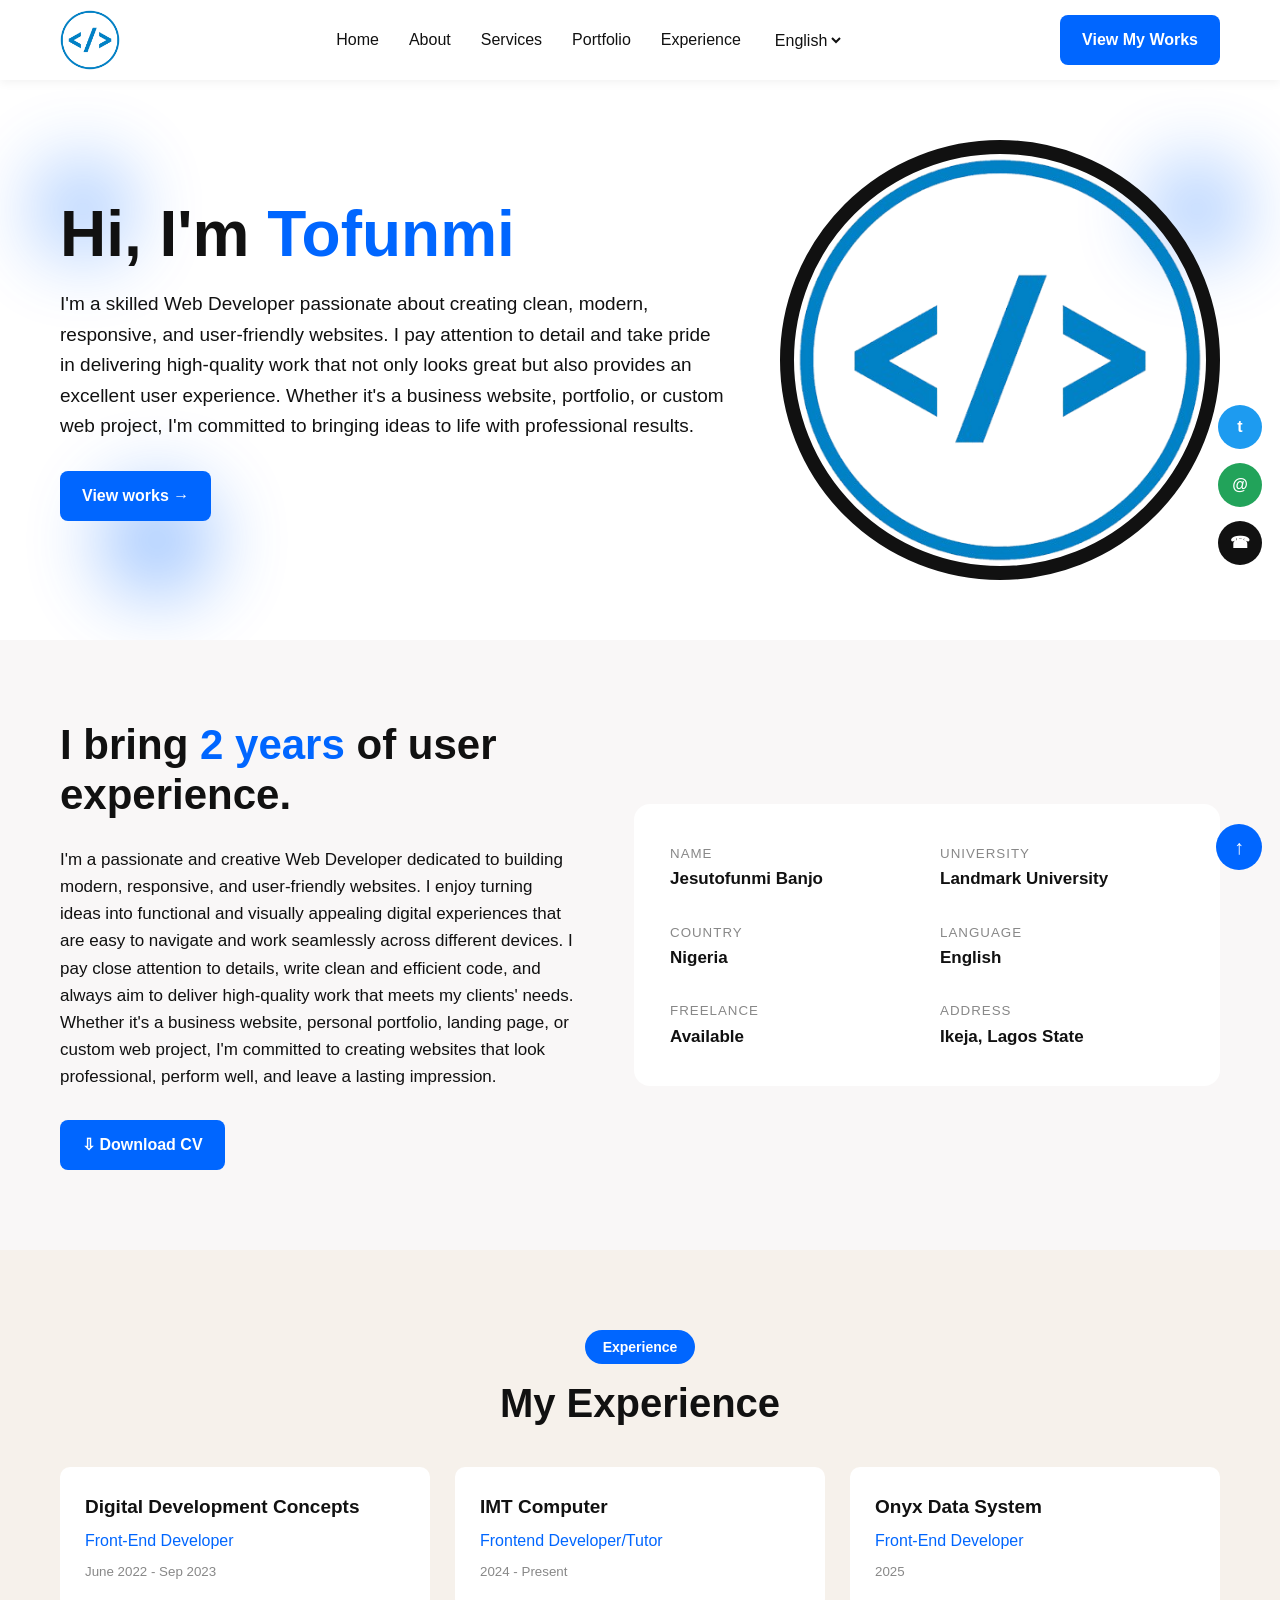
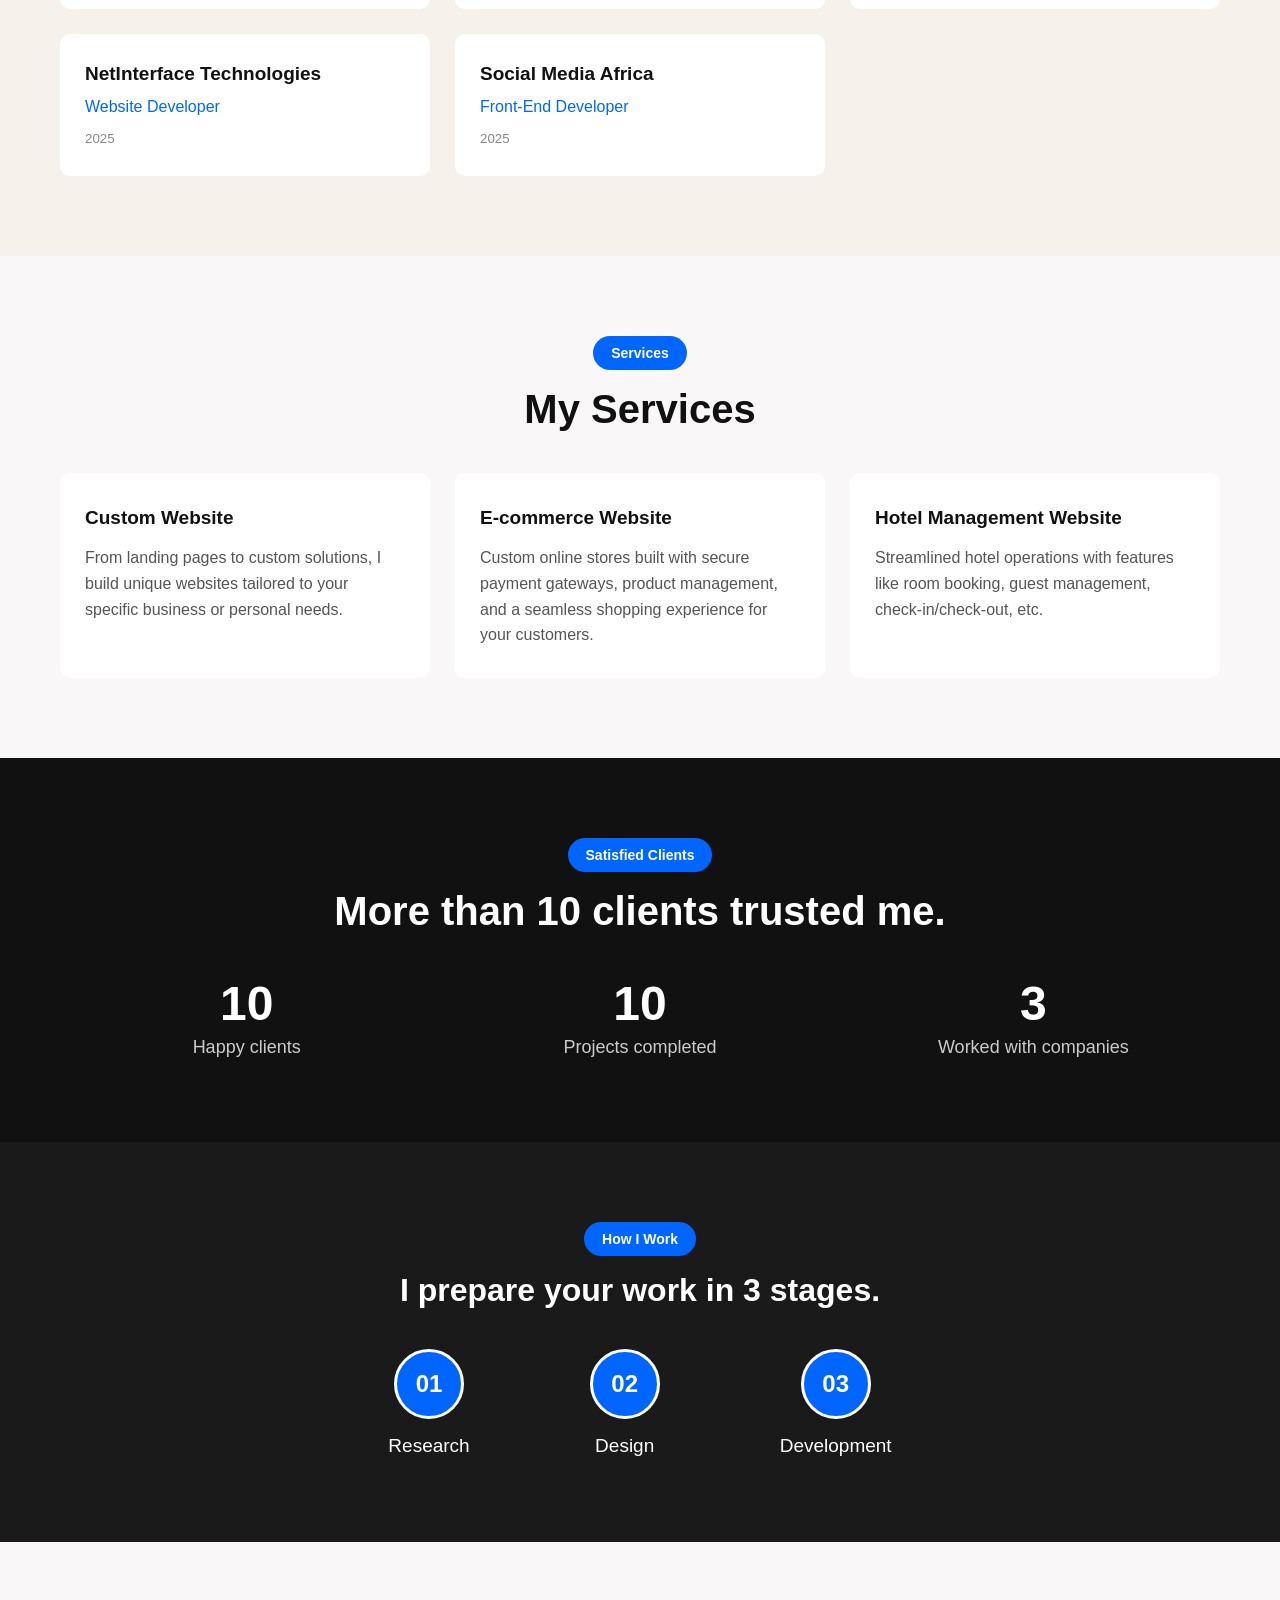
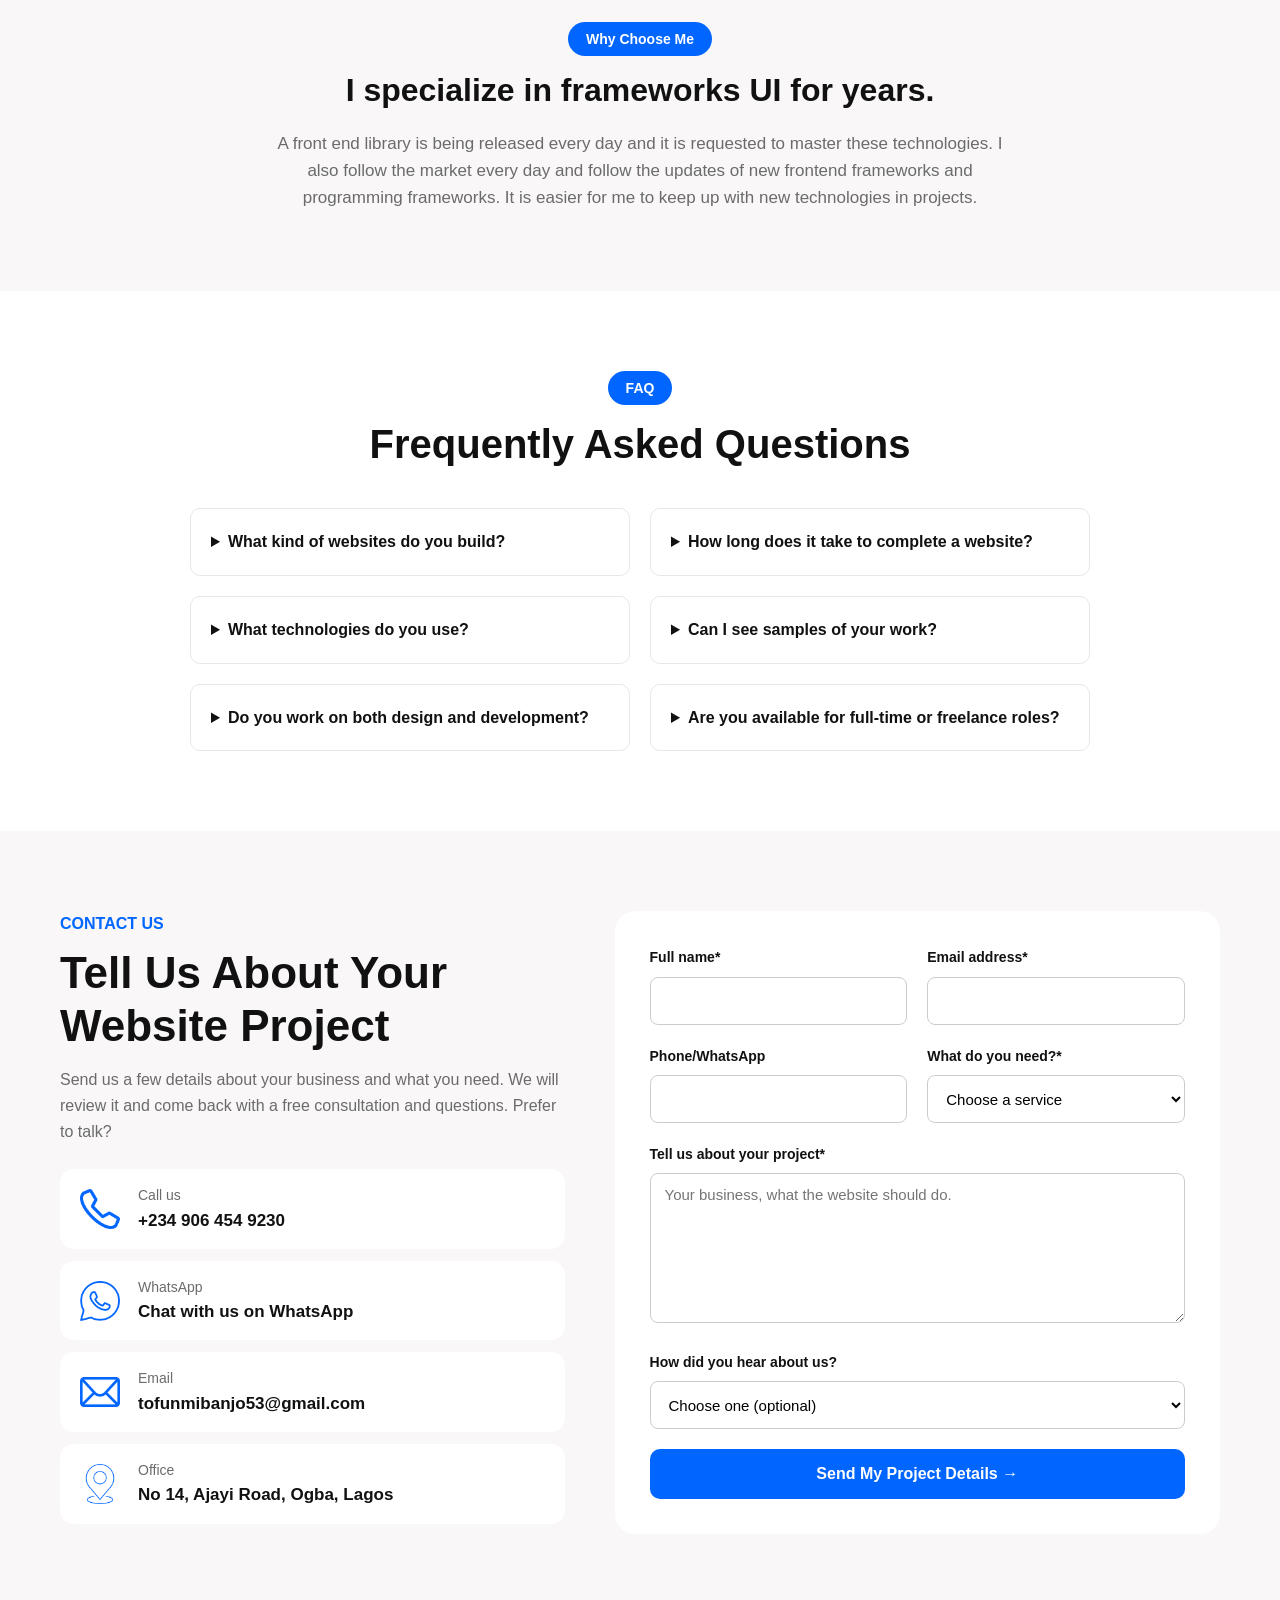
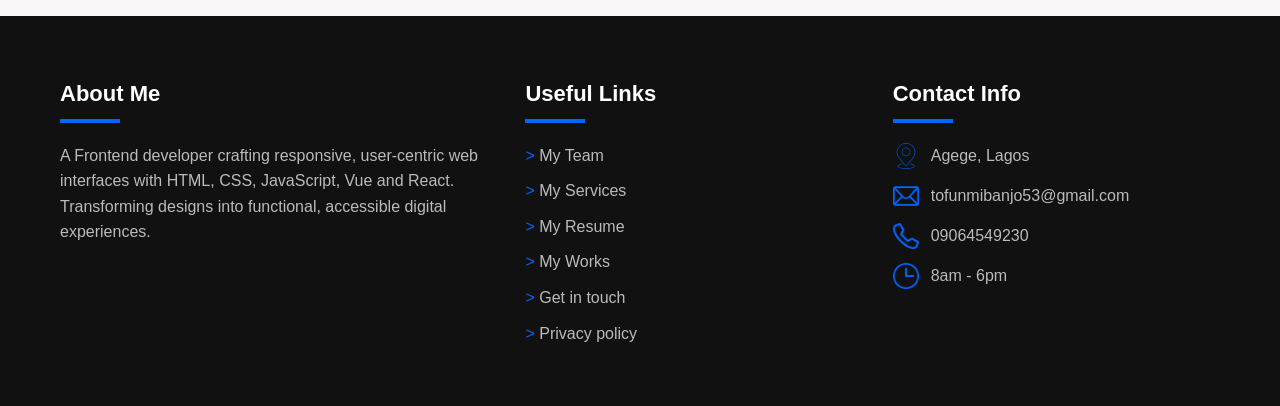
<file: index.html>
<!DOCTYPE html>
<html lang="en">
<head>
    <meta charset="UTF-8">
    <meta name="viewport" content="width=device-width, initial-scale=1.0">
    <title>Tofunmi | Web Developer</title>
    <link rel="stylesheet" href="style.css">
</head>
<body>

    <!-- ===== NAVBAR ===== -->
    <header class="navbar">
        <div class="container nav">
            <a href="#home"><img class="logo" src="images/blue_image-removebg-preview.png" alt="Tofunmi logo"></a>

            <input type="checkbox" id="menu-toggle" class="menu-toggle">
            <label for="menu-toggle" class="hamburger">
                <span class="open-icon">&#9776;</span>
                <span class="close-icon">&times;</span>
            </label>

            <nav class="links">
                <a href="#home">Home</a>
                <a href="#about">About</a>
                <a href="#services">Services</a>
                <a href="portfolio.html">Portfolio</a>
                <a href="#experience">Experience</a>
                <select>
                    <option>English</option>
                    <option>Yoruba</option>
                    <option>French</option>
                </select>
            </nav>

            <a href="portfolio.html" class="btn nav-btn">View My Works</a>
        </div>
    </header>


    <!-- ===== HERO ===== -->
    <section class="hero" id="home">
        <span class="blob blob-1"></span>
        <span class="blob blob-2"></span>
        <span class="blob blob-3"></span>

        <div class="container hero-box">
            <div class="hero-text">
                <h1>Hi, I'm <span class="blue">Tofunmi</span></h1>
                <p>
                    I'm a skilled Web Developer passionate about creating clean, modern, responsive,
                    and user-friendly websites. I pay attention to detail and take pride in delivering
                    high-quality work that not only looks great but also provides an excellent user experience.
                    Whether it's a business website, portfolio, or custom web project, I'm committed to bringing
                    ideas to life with professional results.
                </p>
                <a href="portfolio.html" class="btn">View works &rarr;</a>
            </div>

            <img src="images/blue_image-removebg-preview.png" alt="Web development" class="hero-img">
        </div>
    </section>

    <div class="social">
        <a href="#" class="twitter">t</a>
        <a href="mailto:tofunmibanjo53@gmail.com" class="email">@</a>
        <a href="tel:+2349064549230" class="phone">&#9742;</a>
    </div>

    <a href="#home" class="top">&uarr;</a>


    <!-- ===== ABOUT ===== -->
    <section class="about" id="about">
        <div class="container about-box">
            <div class="about-text">
                <h2>I bring <span class="blue">2 years</span> of user experience.</h2>
                <p>
                    I'm a passionate and creative Web Developer dedicated to building modern, responsive,
                    and user-friendly websites. I enjoy turning ideas into functional and visually appealing
                    digital experiences that are easy to navigate and work seamlessly across different devices.
                    I pay close attention to details, write clean and efficient code, and always aim to deliver
                    high-quality work that meets my clients' needs. Whether it's a business website, personal portfolio,
                    landing page, or custom web project, I'm committed to creating websites that look professional,
                    perform well, and leave a lasting impression.
                </p>
                <a href="#" class="btn">&#8681; Download CV</a>
            </div>

            <div class="info-card">
                <div class="info">
                    <small>NAME</small>
                    <strong>Jesutofunmi Banjo</strong>
                </div>
                <div class="info">
                    <small>UNIVERSITY</small>
                    <strong>Landmark University</strong>
                </div>
                <div class="info">
                    <small>COUNTRY</small>
                    <strong>Nigeria</strong>
                </div>
                <div class="info">
                    <small>LANGUAGE</small>
                    <strong>English</strong>
                </div>
                <div class="info">
                    <small>FREELANCE</small>
                    <strong>Available</strong>
                </div>
                <div class="info">
                    <small>ADDRESS</small>
                    <strong>Ikeja, Lagos State</strong>
                </div>
            </div>
        </div>
    </section>


    <!-- ===== EXPERIENCE ===== -->
    <section class="experience" id="experience">
        <div class="container">
            <div class="section-head">
                <span class="badge">Experience</span>
                <h2>My Experience</h2>
            </div>

            <div class="experience-grid">
                <div class="card">
                    <h3>Digital Development Concepts</h3>
                    <p class="role">Front-End Developer</p>
                    <small>June 2022 - Sep 2023</small>
                </div>
                <div class="card">
                    <h3>IMT Computer</h3>
                    <p class="role">Frontend Developer/Tutor</p>
                    <small>2024 - Present</small>
                </div>
                <div class="card">
                    <h3>Onyx Data System</h3>
                    <p class="role">Front-End Developer</p>
                    <small>2025</small>
                </div>
                <div class="card">
                    <h3>NetInterface Technologies</h3>
                    <p class="role">Website Developer</p>
                    <small>2025</small>
                </div>
                <div class="card">
                    <h3>Social Media Africa</h3>
                    <p class="role">Front-End Developer</p>
                    <small>2025</small>
                </div>
            </div>
        </div>
    </section>


    <!-- ===== SERVICES ===== -->
    <section class="services" id="services">
        <div class="container">
            <div class="section-head">
                <span class="badge">Services</span>
                <h2>My Services</h2>
            </div>

            <div class="services-grid">
                <div class="service-card">
                    <h3>Custom Website</h3>
                    <p>
                        From landing pages to custom solutions, I build unique
                        websites tailored to your specific business or personal needs.
                    </p>
                </div>
                <div class="service-card">
                    <h3>E-commerce Website</h3>
                    <p>
                        Custom online stores built with secure payment gateways, product management, and a seamless
                        shopping experience for your customers.
                    </p>
                </div>
                <div class="service-card">
                    <h3>Hotel Management Website</h3>
                    <p>
                        Streamlined hotel operations with features like room booking, guest management,
                        check-in/check-out, etc.
                    </p>
                </div>
            </div>
        </div>
    </section>


    <!-- ===== SATISFIED CLIENTS ===== -->
    <section class="clients">
        <div class="container">
            <div class="section-head">
                <span class="badge">Satisfied Clients</span>
                <h2>More than 10 clients trusted me.</h2>
            </div>

            <div class="stats">
                <div class="stat">
                    <h3>10</h3>
                    <p>Happy clients</p>
                </div>
                <div class="stat">
                    <h3>10</h3>
                    <p>Projects completed</p>
                </div>
                <div class="stat">
                    <h3>3</h3>
                    <p>Worked with companies</p>
                </div>
            </div>
        </div>
    </section>


    <!-- ===== HOW I WORK ===== -->
    <section class="work">
        <div class="container">
            <div class="section-head">
                <span class="badge">How I Work</span>
                <h2>I prepare your work in 3 stages.</h2>
            </div>

            <div class="steps">
                <div class="step">
                    <span class="step-number">01</span>
                    <p>Research</p>
                </div>
                <div class="step">
                    <span class="step-number">02</span>
                    <p>Design</p>
                </div>
                <div class="step">
                    <span class="step-number">03</span>
                    <p>Development</p>
                </div>
            </div>
        </div>
    </section>


    <!-- ===== WHY CHOOSE ME ===== -->
    <section class="why">
        <div class="container why-box">
            <span class="badge">Why Choose Me</span>
            <h2>I specialize in frameworks UI for years.</h2>
            <p>
                A front end library is being released every day and it is
                requested to master these technologies.
                I also follow the market every day and follow the updates of new
                frontend frameworks and programming frameworks.
                It is easier for me to keep up with new technologies in projects.
            </p>
        </div>
    </section>


    <!-- ===== FAQ ===== -->
    <section class="faq" id="faq">
        <div class="container">
            <div class="section-head">
                <span class="badge">FAQ</span>
                <h2>Frequently Asked Questions</h2>
            </div>

            <div class="faq-grid">
                <details class="faq-item">
                    <summary>What kind of websites do you build?</summary>
                    <p>I build responsive, modern websites including portfolios, business sites, blogs, e-commerce platforms etc.</p>
                </details>
                <details class="faq-item">
                    <summary>How long does it take to complete a website?</summary>
                    <p>Project timelines vary, but most websites are completed within 2-6 weeks depending on complexity.</p>
                </details>
                <details class="faq-item">
                    <summary>What technologies do you use?</summary>
                    <p>I use Vue.js, React, Next.js, TypeScript, Tailwind CSS, and other modern web technologies.</p>
                </details>
                <details class="faq-item">
                    <summary>Can I see samples of your work?</summary>
                    <p>Yes! Please check the portfolio section on this website for examples of my previous projects.</p>
                </details>
                <details class="faq-item">
                    <summary>Do you work on both design and development?</summary>
                    <p>Yes, I handle front-end development to deliver complete solutions.</p>
                </details>
                <details class="faq-item">
                    <summary>Are you available for full-time or freelance roles?</summary>
                    <p>I'm open to both full-time and freelance opportunities. Feel free to contact me to discuss your needs.</p>
                </details>
            </div>
        </div>
    </section>


    <!-- ===== CONTACT ===== -->
    <section class="contact" id="contact">
        <div class="container contact-box">
            <div class="contact-info">
                <span class="label">CONTACT US</span>
                <h2>Tell Us About Your Website Project</h2>
                <p class="contact-text">
                    Send us a few details about your business and what you need.
                    We will review it and come back with a free consultation and questions.
                    Prefer to talk?
                </p>

                <div class="contact-item">
                    <img src="images/call.png" alt="Phone">
                    <div>
                        <p>Call us</p>
                        <strong>+234 906 454 9230</strong>
                    </div>
                </div>
                <div class="contact-item">
                    <img src="images/whatsapp.png" alt="WhatsApp">
                    <div>
                        <p>WhatsApp</p>
                        <strong>Chat with us on WhatsApp</strong>
                    </div>
                </div>
                <div class="contact-item">
                    <img src="images/email.png" alt="Email">
                    <div>
                        <p>Email</p>
                        <strong>tofunmibanjo53@gmail.com</strong>
                    </div>
                </div>
                <div class="contact-item">
                    <img src="images/loc.png" alt="Office">
                    <div>
                        <p>Office</p>
                        <strong>No 14, Ajayi Road, Ogba, Lagos</strong>
                    </div>
                </div>
            </div>

            <form class="contact-form" action="#">
                <div class="form-row">
                    <div class="form-group">
                        <label for="fullname">Full name*</label>
                        <input type="text" id="fullname" required>
                    </div>
                    <div class="form-group">
                        <label for="email">Email address*</label>
                        <input type="email" id="email" required>
                    </div>
                </div>

                <div class="form-row">
                    <div class="form-group">
                        <label for="phone">Phone/WhatsApp</label>
                        <input type="tel" id="phone">
                    </div>
                    <div class="form-group">
                        <label for="service">What do you need?*</label>
                        <select id="service" required>
                            <option value="">Choose a service</option>
                            <option>Business</option>
                            <option>E-commerce</option>
                        </select>
                    </div>
                </div>

                <div class="form-group">
                    <label for="project">Tell us about your project*</label>
                    <textarea id="project" placeholder="Your business, what the website should do." required></textarea>
                </div>

                <div class="form-group">
                    <label for="hear">How did you hear about us?</label>
                    <select id="hear">
                        <option value="">Choose one (optional)</option>
                        <option>On the Web</option>
                        <option>From a Friend</option>
                    </select>
                </div>

                <button type="submit" class="form-btn">Send My Project Details &rarr;</button>
            </form>
        </div>
    </section>


    <!-- ===== FOOTER ===== -->
    <footer class="footer">
        <div class="container footer-grid">
            <div>
                <h3>About Me</h3>
                <div class="footer-line"></div>
                <p>
                    A Frontend developer crafting responsive, user-centric web interfaces with HTML,
                    CSS, JavaScript, Vue and React. Transforming designs into functional, accessible digital experiences.
                </p>
            </div>

            <div>
                <h3>Useful Links</h3>
                <div class="footer-line"></div>
                <div class="footer-links">
                    <a href="#"><span class="blue">&gt;</span> My Team</a>
                    <a href="#services"><span class="blue">&gt;</span> My Services</a>
                    <a href="#"><span class="blue">&gt;</span> My Resume</a>
                    <a href="portfolio.html"><span class="blue">&gt;</span> My Works</a>
                    <a href="#contact"><span class="blue">&gt;</span> Get in touch</a>
                    <a href="#"><span class="blue">&gt;</span> Privacy policy</a>
                </div>
            </div>

            <div>
                <h3>Contact Info</h3>
                <div class="footer-line"></div>
                <div class="footer-contact">
                    <p><img src="images/loc.png" alt=""> Agege, Lagos</p>
                    <p><img src="images/email.png" alt=""> tofunmibanjo53@gmail.com</p>
                    <p><img src="images/call.png" alt=""> 09064549230</p>
                    <p><img src="images/time.png" alt=""> 8am - 6pm</p>
                </div>
            </div>
        </div>
    </footer>

</body>
</html>
</file>
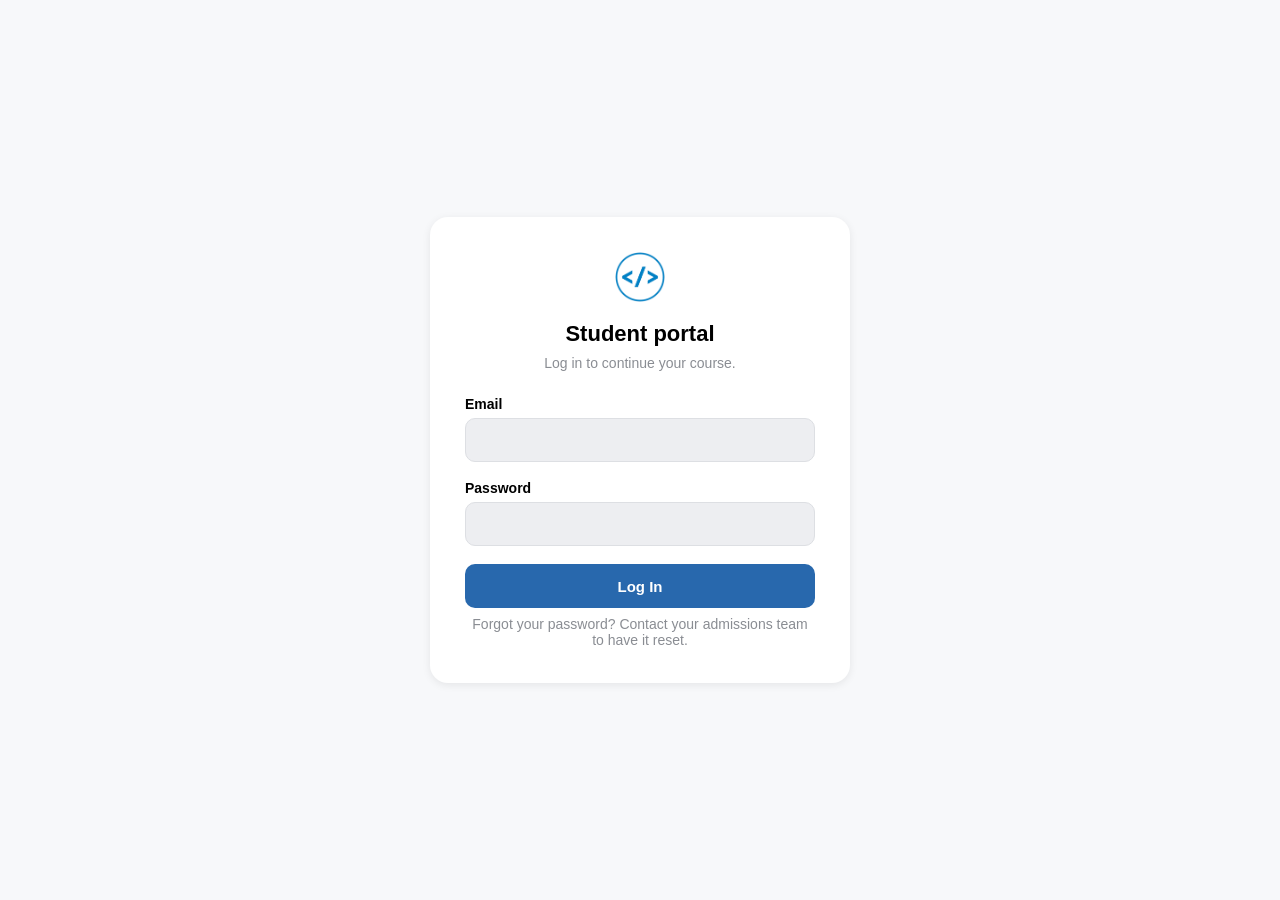
<file: login.html>
<!DOCTYPE html>
<html lang="en">
<head>
    <meta charset="UTF-8">
    <meta name="viewport" content="width=device-width, initial-scale=1.0">
    <title>Student Portal | Login</title>
    <link rel="stylesheet" href="login.css">
</head>
<body>

    <div class="login-card">
        <img src="images/blue_image-removebg-preview.png" alt="Logo">
        <h1>Student portal</h1>
        <p>Log in to continue your course.</p>

        <form action="#">
            <label for="email">Email</label>
            <input type="email" id="email" required>

            <label for="password">Password</label>
            <input type="password" id="password" required>

            <button type="submit">Log In</button>
        </form>

        <p>Forgot your password? Contact your admissions team to have it reset.</p>
    </div>

</body>
</html>
</file>
<file: style.css>
/* ===== GENERAL ===== */

* {
    margin: 0;
    padding: 0;
    box-sizing: border-box;
}

html {
    scroll-behavior: smooth;
}

body {
    font-family: Arial, Helvetica, sans-serif;
    background-color: #f9f7f7;
    color: #111111;
    line-height: 1.6;
}

a {
    text-decoration: none;
    color: inherit;
}

img {
    max-width: 100%;
}

section {
    padding: 80px 0;
    scroll-margin-top: 90px;
}

.container {
    max-width: 1200px;
    margin: 0 auto;
    padding: 0 20px;
}

.blue {
    color: #0066ff;
}

.btn {
    display: inline-block;
    background-color: #0066ff;
    color: #ffffff;
    padding: 12px 22px;
    border-radius: 8px;
    font-weight: bold;
}

.btn:hover {
    background-color: #0047b3;
}

.section-head {
    text-align: center;
    margin-bottom: 40px;
}

.section-head h2 {
    font-size: 40px;
    line-height: 1.2;
}

.badge {
    display: inline-block;
    background-color: #0066ff;
    color: #ffffff;
    padding: 6px 18px;
    border-radius: 20px;
    font-size: 14px;
    font-weight: bold;
    margin-bottom: 15px;
}


/* ===== NAVBAR ===== */

.navbar {
    position: sticky;
    top: 0;
    z-index: 100;
    background-color: #ffffff;
    box-shadow: 0 2px 10px rgba(0, 0, 0, 0.06);
}

.nav {
    display: flex;
    align-items: center;
    padding-top: 10px;
    padding-bottom: 10px;
}

.logo {
    width: 60px;
    height: 60px;
    display: block;
}

.links {
    flex: 1;
    display: flex;
    justify-content: center;
    align-items: center;
    gap: 30px;
}

.links a:hover {
    color: #0066ff;
}

.links select {
    border: none;
    background: none;
    font-size: 16px;
    color: #111111;
    cursor: pointer;
}

.menu-toggle {
    display: none;
}

.hamburger {
    display: none;
    width: 30px;
    text-align: center;
    font-size: 28px;
    line-height: 1;
    cursor: pointer;
}

.hamburger .close-icon {
    display: none;
}


/* ===== HERO ===== */

.hero {
    position: relative;
    overflow: hidden;
    background-color: #ffffff;
    padding: 60px 0;
}

.hero-box {
    position: relative;
    display: flex;
    align-items: center;
    gap: 50px;
}

.hero-text {
    flex: 1;
}

.hero h1 {
    font-size: 64px;
    line-height: 1.1;
    margin-bottom: 20px;
}

.hero p {
    font-size: 19px;
    margin-bottom: 30px;
}

.hero-img {
    width: 42%;
    max-width: 440px;
    border-radius: 50%;
    border: 14px solid #111111;
}

.blob {
    position: absolute;
    border-radius: 50%;
    background-color: #0066ff;
    opacity: 0.4;
    filter: blur(40px);
}

.blob-1 {
    width: 90px;
    height: 90px;
    top: 15%;
    left: 3%;
}

.blob-2 {
    width: 90px;
    height: 90px;
    top: 15%;
    right: 3%;
}

.blob-3 {
    width: 110px;
    height: 110px;
    bottom: 8%;
    left: 8%;
}


/* ===== FLOATING ICONS ===== */

.social {
    position: fixed;
    right: 18px;
    top: 45%;
    z-index: 50;
    display: flex;
    flex-direction: column;
    gap: 14px;
}

.social a {
    width: 44px;
    height: 44px;
    border-radius: 50%;
    color: #ffffff;
    font-weight: bold;
    display: flex;
    align-items: center;
    justify-content: center;
}

.twitter {
    background-color: #1d9bf0;
}

.email {
    background-color: #22a35a;
}

.phone {
    background-color: #111111;
}

.top {
    position: fixed;
    right: 18px;
    bottom: 30px;
    z-index: 50;
    width: 46px;
    height: 46px;
    border-radius: 50%;
    background-color: #0066ff;
    color: #ffffff;
    font-size: 20px;
    display: flex;
    align-items: center;
    justify-content: center;
}


/* ===== ABOUT ===== */

.about-box {
    display: flex;
    align-items: center;
    gap: 60px;
}

.about-text {
    flex: 1;
}

.about-text h2 {
    font-size: 42px;
    line-height: 1.2;
    margin-bottom: 25px;
}

.about-text p {
    font-size: 17px;
    margin-bottom: 30px;
}

.info-card {
    flex: 1;
    background-color: #ffffff;
    padding: 36px;
    border-radius: 16px;
    display: grid;
    grid-template-columns: 1fr 1fr;
    gap: 26px;
}

.info small {
    color: #888888;
    letter-spacing: 1px;
}

.info strong {
    display: block;
    font-size: 17px;
}


/* ===== EXPERIENCE ===== */

.experience {
    background-color: #f6f1eb;
}

.experience-grid {
    display: grid;
    grid-template-columns: repeat(3, 1fr);
    gap: 25px;
}

.card {
    background-color: #ffffff;
    padding: 25px;
    border-radius: 10px;
}

.card h3 {
    font-size: 19px;
    margin-bottom: 5px;
}

.role {
    color: #0066ff;
    margin-bottom: 5px;
}

.card small {
    color: #888888;
}


/* ===== SERVICES ===== */

.services-grid {
    display: grid;
    grid-template-columns: repeat(3, 1fr);
    gap: 25px;
}

.service-card {
    background-color: #ffffff;
    padding: 30px 25px;
    border-radius: 10px;
}

.service-card h3 {
    font-size: 19px;
    margin-bottom: 12px;
}

.service-card p {
    color: #555555;
}


/* ===== SATISFIED CLIENTS ===== */

.clients {
    background-color: #111111;
    color: #ffffff;
}

.stats {
    display: grid;
    grid-template-columns: repeat(3, 1fr);
    gap: 20px;
    text-align: center;
}

.stat h3 {
    font-size: 48px;
    line-height: 1.2;
}

.stat p {
    font-size: 18px;
    color: #cccccc;
}


/* ===== HOW I WORK ===== */

.work {
    background-color: #1a1a1a;
    color: #ffffff;
}

.work .section-head h2 {
    font-size: 32px;
}

.steps {
    display: flex;
    justify-content: center;
    gap: 120px;
}

.step {
    text-align: center;
}

.step-number {
    width: 70px;
    height: 70px;
    margin: 0 auto 12px;
    border: 3px solid #ffffff;
    border-radius: 50%;
    background-color: #0066ff;
    font-size: 24px;
    font-weight: bold;
    display: flex;
    align-items: center;
    justify-content: center;
}

.step p {
    font-size: 19px;
}


/* ===== WHY CHOOSE ME ===== */

.why-box {
    max-width: 800px;
    text-align: center;
}

.why-box h2 {
    font-size: 32px;
    line-height: 1.2;
    margin-bottom: 20px;
}

.why-box p {
    color: #6b6b6b;
    font-size: 17px;
}


/* ===== FAQ ===== */

.faq {
    background-color: #ffffff;
}

.faq-grid {
    max-width: 900px;
    margin: 0 auto;
    display: grid;
    grid-template-columns: 1fr 1fr;
    gap: 20px;
}

.faq-item {
    border: 1px solid #ece6e6;
    border-radius: 10px;
    padding: 20px;
    transition: 0.3s;
}

.faq-item:hover {
    box-shadow: 0 5px 15px rgba(0, 0, 0, 0.1);
}

.faq-item summary {
    font-weight: bold;
    cursor: pointer;
}

.faq-item p {
    color: #6b6b6b;
    padding-top: 12px;
}


/* ===== CONTACT ===== */

.contact-box {
    display: grid;
    grid-template-columns: 1fr 1.2fr;
    gap: 50px;
    align-items: start;
}

.label {
    font-weight: bold;
    color: #0066ff;
}

.contact-info h2 {
    font-size: 44px;
    line-height: 1.2;
    margin: 10px 0 15px;
}

.contact-text {
    color: #6b6b6b;
    margin-bottom: 25px;
}

.contact-item {
    display: flex;
    align-items: center;
    gap: 18px;
    background-color: #ffffff;
    padding: 15px 20px;
    border-radius: 14px;
    margin-bottom: 12px;
}

.contact-item img {
    width: 40px;
    height: 40px;
}

.contact-item p {
    color: #6b6b6b;
    font-size: 14px;
}

.contact-item strong {
    font-size: 17px;
    word-break: break-word;
}

.contact-form {
    background-color: #ffffff;
    padding: 35px;
    border-radius: 20px;
}

.form-row {
    display: grid;
    grid-template-columns: 1fr 1fr;
    gap: 20px;
}

.form-group {
    margin-bottom: 20px;
}

.form-group label {
    display: block;
    font-weight: bold;
    font-size: 14px;
    margin-bottom: 8px;
}

.form-group input,
.form-group select,
.form-group textarea {
    width: 100%;
    height: 48px;
    padding: 0 14px;
    border: 1px solid #cccccc;
    border-radius: 8px;
    font-family: inherit;
    font-size: 15px;
    background-color: #ffffff;
}

.form-group textarea {
    height: 150px;
    padding: 12px 14px;
    resize: vertical;
}

.form-btn {
    width: 100%;
    height: 50px;
    border: none;
    border-radius: 10px;
    background-color: #0066ff;
    color: #ffffff;
    font-size: 16px;
    font-weight: bold;
    cursor: pointer;
}

.form-btn:hover {
    background-color: #0047b3;
}


/* ===== FOOTER ===== */

.footer {
    background-color: #111111;
    color: #ffffff;
    padding: 60px 0;
}

.footer-grid {
    display: grid;
    grid-template-columns: 1.3fr 1fr 1fr;
    gap: 40px;
}

.footer h3 {
    font-size: 22px;
}

.footer-line {
    width: 60px;
    height: 4px;
    background-color: #0066ff;
    margin: 8px 0 20px;
}

.footer p {
    color: #bbbbbb;
}

.footer-links {
    display: flex;
    flex-direction: column;
    gap: 10px;
    color: #bbbbbb;
}

.footer-links a:hover {
    color: #ffffff;
}

.footer-contact p {
    display: flex;
    align-items: center;
    gap: 12px;
    margin-bottom: 14px;
    word-break: break-word;
}

.footer-contact img {
    width: 26px;
    height: 26px;
}


/* ===== TABLET ===== */

@media (max-width: 900px) {

    section {
        padding: 60px 0;
    }

    .section-head h2 {
        font-size: 34px;
    }

    .nav-btn {
        order: 2;
        margin-left: auto;
        padding: 10px 16px;
        font-size: 14px;
    }

    .hamburger {
        display: block;
        order: 3;
        margin-left: 15px;
    }

    .links {
        display: none;
        position: absolute;
        top: 100%;
        left: 0;
        right: 0;
        flex-direction: column;
        align-items: stretch;
        gap: 0;
        background-color: #ffffff;
        box-shadow: 0 10px 20px rgba(0, 0, 0, 0.1);
    }

    .links a,
    .links select {
        padding: 14px 20px;
        border-top: 1px solid #eeeeee;
        font-size: 16px;
    }

    .menu-toggle:checked ~ .links {
        display: flex;
    }

    .menu-toggle:checked + .hamburger .open-icon {
        display: none;
    }

    .menu-toggle:checked + .hamburger .close-icon {
        display: inline;
    }

    .hero {
        padding: 50px 0 60px;
    }

    .hero-box {
        flex-direction: column-reverse;
        text-align: center;
        gap: 30px;
    }

    .hero-text {
        max-width: 620px;
    }

    .social {
        display: none;
    }

    .hero h1 {
        font-size: 48px;
    }

    .hero p {
        font-size: 17px;
    }

    .hero-img {
        width: 300px;
    }

    .about-box {
        flex-direction: column;
        align-items: stretch;
        gap: 35px;
    }

    .about-text h2 {
        font-size: 34px;
    }

    .experience-grid,
    .services-grid {
        grid-template-columns: 1fr 1fr;
    }

    .steps {
        gap: 60px;
    }

    .faq-grid {
        grid-template-columns: 1fr;
    }

    .contact-box {
        grid-template-columns: 1fr;
        gap: 35px;
    }

    .contact-info h2 {
        font-size: 34px;
    }

    .footer-grid {
        grid-template-columns: 1fr 1fr;
    }
}


/* ===== PHONE ===== */

@media (max-width: 600px) {

    section {
        padding: 50px 0;
    }

    .section-head {
        margin-bottom: 30px;
    }

    .section-head h2,
    .work .section-head h2 {
        font-size: 26px;
    }

    .badge {
        font-size: 13px;
        padding: 5px 15px;
    }

    .logo {
        width: 48px;
        height: 48px;
    }

    .nav-btn {
        padding: 8px 12px;
        font-size: 13px;
    }

    .hero {
        padding: 40px 0 50px;
    }

    .hero h1 {
        font-size: 36px;
    }

    .hero p {
        font-size: 15px;
    }

    .hero-img {
        width: 220px;
        border-width: 10px;
    }

    .top {
        right: 8px;
        bottom: 15px;
        width: 40px;
        height: 40px;
    }

    .about-text h2 {
        font-size: 28px;
    }

    .about-text p {
        font-size: 15px;
    }

    .info-card {
        padding: 25px 20px;
        gap: 18px;
    }

    .info strong {
        font-size: 15px;
    }

    .experience-grid,
    .services-grid {
        grid-template-columns: 1fr;
        gap: 15px;
    }

    .card,
    .service-card {
        padding: 20px;
    }

    .card h3,
    .service-card h3 {
        font-size: 17px;
    }

    .stats {
        gap: 10px;
    }

    .stat h3 {
        font-size: 32px;
    }

    .stat p {
        font-size: 14px;
    }

    .steps {
        justify-content: space-around;
        gap: 10px;
    }

    .step-number {
        width: 55px;
        height: 55px;
        font-size: 18px;
    }

    .step p {
        font-size: 15px;
    }

    .why-box h2 {
        font-size: 24px;
    }

    .why-box p {
        font-size: 15px;
        text-align: left;
    }

    .faq-item {
        padding: 16px;
    }

    .faq-item summary {
        font-size: 15px;
    }

    .contact-info h2 {
        font-size: 26px;
    }

    .contact-item {
        padding: 12px 15px;
        gap: 14px;
    }

    .contact-item img {
        width: 34px;
        height: 34px;
    }

    .contact-item strong {
        font-size: 15px;
    }

    .contact-form {
        padding: 25px 20px;
        border-radius: 16px;
    }

    .form-row {
        grid-template-columns: 1fr;
        gap: 0;
    }

    .form-group {
        margin-bottom: 16px;
    }

    .footer {
        padding: 45px 0;
    }

    .footer-grid {
        grid-template-columns: 1fr;
        gap: 30px;
    }

    .footer h3 {
        font-size: 20px;
    }
}
</file>
<file: login.css>
* {
    margin: 0;
    padding: 0;
    box-sizing: border-box;
}

body {
    min-height: 100vh;
    background-color: #f7f8fa;
    display: flex;
    justify-content: center;
    align-items: center;
    padding: 20px;
    font-family: Arial, Helvetica, sans-serif;
}


/* ===== LOGIN CARD ===== */

.login-card {
    width: 100%;
    max-width: 420px;
    background-color: #ffffff;
    border-radius: 18px;
    padding: 35px;
    box-shadow: 0 2px 8px rgba(0, 0, 0, 0.08);
    text-align: center;
}

.login-card img {
    width: 50px;
    height: 50px;
}

.login-card h1 {
    margin-top: 15px;
    font-size: 22px;
}

.login-card p {
    margin-top: 8px;
    font-size: 14px;
    color: #8a8d93;
}

form {
    text-align: left;
    margin: 25px 0 5px;
}

label {
    display: block;
    font-size: 14px;
    font-weight: bold;
    margin-bottom: 6px;
}

input {
    width: 100%;
    height: 44px;
    padding: 0 12px;
    margin-bottom: 18px;
    border: 1px solid #dddfe3;
    border-radius: 10px;
    background-color: #edeef1;
    font-size: 15px;
}

button {
    width: 100%;
    height: 44px;
    border: none;
    border-radius: 10px;
    background-color: #2868ad;
    color: #ffffff;
    font-size: 15px;
    font-weight: bold;
    cursor: pointer;
}

button:hover {
    background-color: #1f5288;
}


/* ===== PHONE ===== */

@media (max-width: 600px) {

    .login-card {
        padding: 25px 20px;
    }

    .login-card h1 {
        font-size: 20px;
    }
}
</file>
